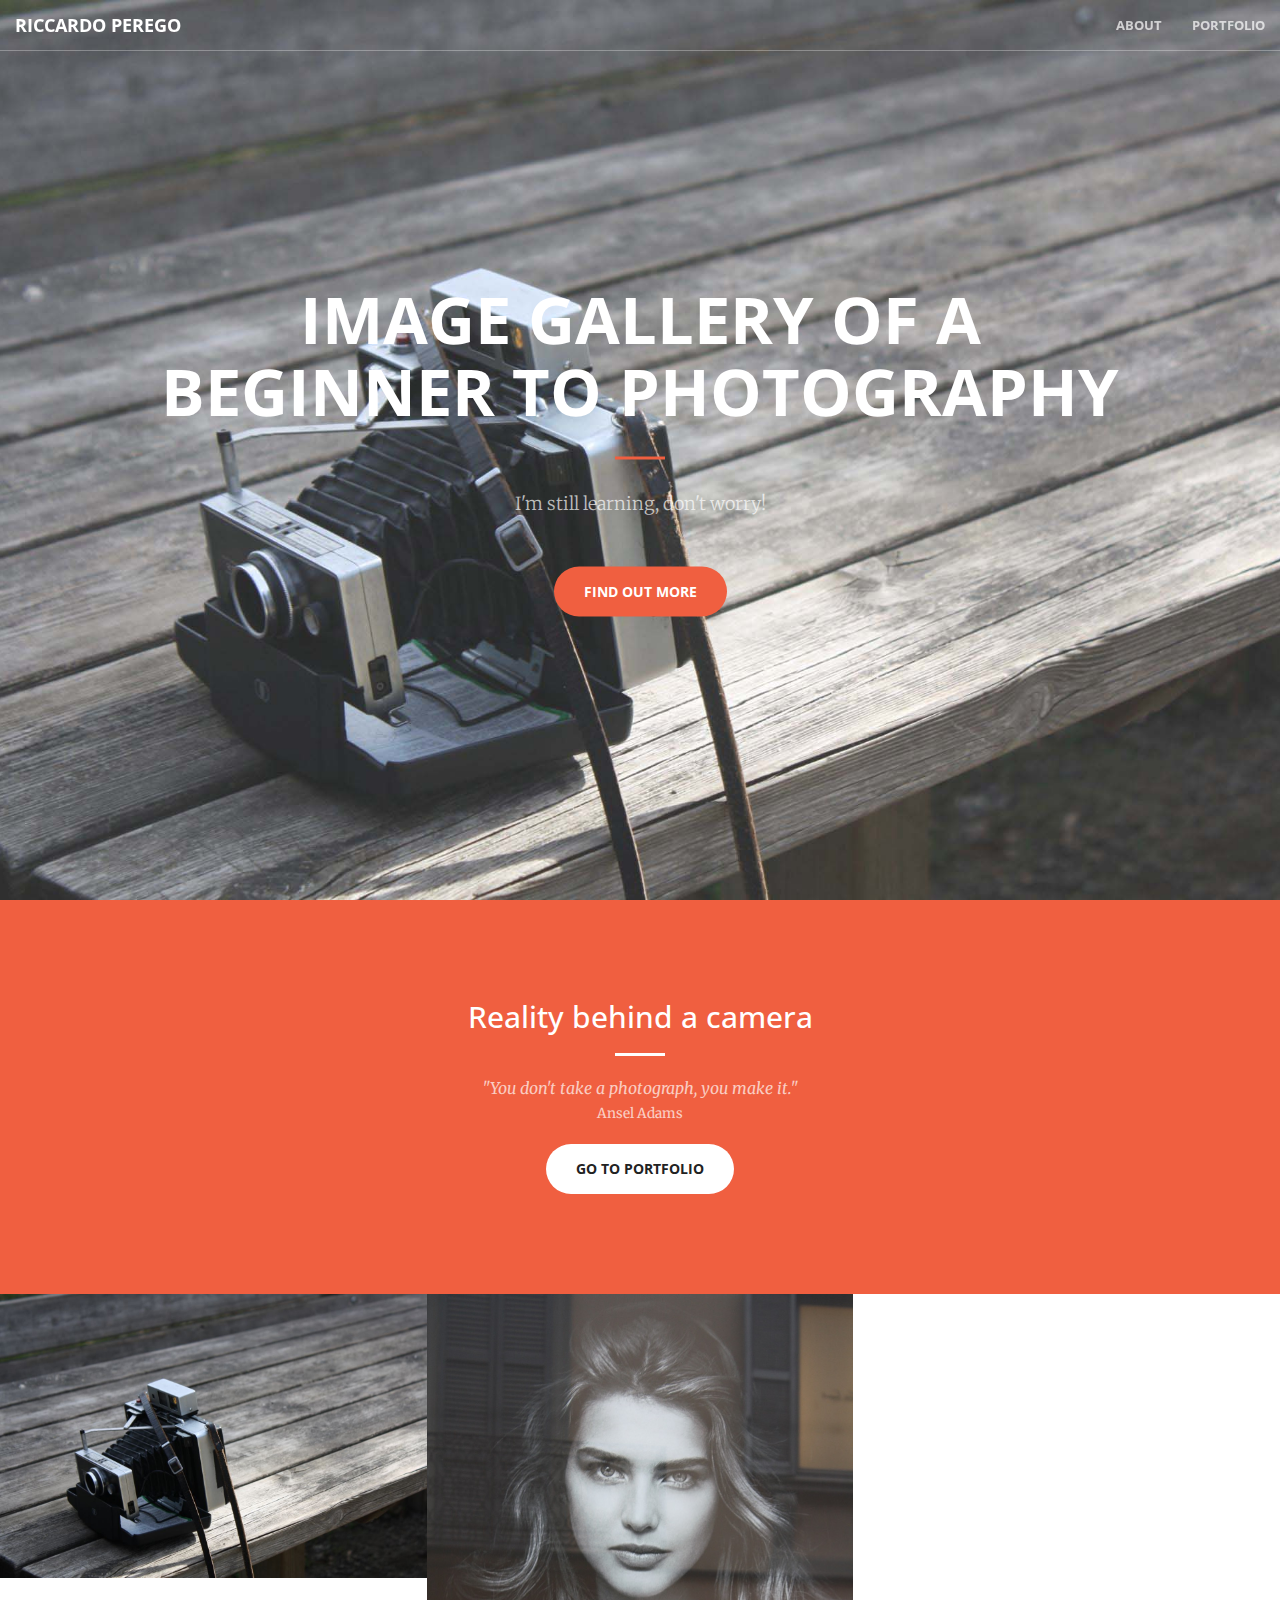
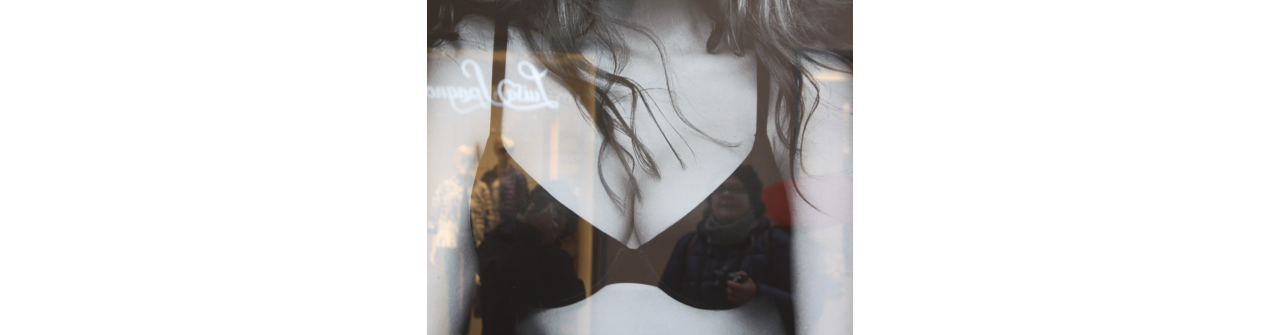
<file: index.html>
<!DOCTYPE html>
<html lang="en">

<head>

    <meta charset="utf-8">
    <meta http-equiv="X-UA-Compatible" content="IE=edge">
    <meta name="viewport" content="width=device-width, initial-scale=1">
    <meta name="description" content="My Website">
    <meta name="author" content="Riccardo Perego">

    <title>riccardoperego</title>

    <!-- Bootstrap Core CSS -->
    <link rel="stylesheet" href="css/bootstrap.min.css" type="text/css">

    <!-- Custom Fonts -->
    <link href='http://fonts.googleapis.com/css?family=Open+Sans:300italic,400italic,600italic,700italic,800italic,400,300,600,700,800' rel='stylesheet' type='text/css'>
    <link href='http://fonts.googleapis.com/css?family=Merriweather:400,300,300italic,400italic,700,700italic,900,900italic' rel='stylesheet' type='text/css'>
    <link rel="stylesheet" href="font-awesome/css/font-awesome.min.css" type="text/css">

    <!-- Plugin CSS -->
    <link rel="stylesheet" href="css/animate.min.css" type="text/css">

    <!-- Custom CSS -->
    <link rel="stylesheet" href="css/creative.css" type="text/css">

    <!-- galleria immagini -->
    <link rel="stylesheet" href="lib/gallery/css/blueimp-gallery.min.css">

    <!-- HTML5 Shim and Respond.js IE8 support of HTML5 elements and media queries -->
    <!-- WARNING: Respond.js doesn't work if you view the page via file:// -->
    <!--[if lt IE 9]>
        <script src="https://oss.maxcdn.com/libs/html5shiv/3.7.0/html5shiv.js"></script>
        <script src="https://oss.maxcdn.com/libs/respond.js/1.4.2/respond.min.js"></script>
        <![endif]-->

    </head>

    <body id="page-top">

        <nav id="mainNav" class="navbar navbar-default navbar-fixed-top">
            <div class="container-fluid">
                <!-- Brand and toggle get grouped for better mobile display -->
                <div class="navbar-header">
                    <button type="button" class="navbar-toggle collapsed" data-toggle="collapse" data-target="#bs-example-navbar-collapse-1">
                        <span class="sr-only">Toggle navigation</span>
                        <span class="icon-bar"></span>
                        <span class="icon-bar"></span>
                        <span class="icon-bar"></span>
                    </button>
                    <a class="navbar-brand page-scroll" href="#page-top">Riccardo Perego</a>
                </div>

                <!-- Collect the nav links, forms, and other content for toggling -->
                <div class="collapse navbar-collapse" id="bs-example-navbar-collapse-1">
                    <ul class="nav navbar-nav navbar-right">
                        <li>
                            <a class="page-scroll" href="#about">About</a>
                        </li>
                        <!-- <li>
                            <a class="page-scroll" href="#services">Services</a>
                        </li> -->
                        <li>
                            <a class="page-scroll" href="#portfolio">Portfolio</a>
                        </li>
                        <!-- <li>
                            <a class="page-scroll" href="#contact">Contact</a>
                        </li> -->
                    </ul>
                </div>
                <!-- /.navbar-collapse -->
            </div>
            <!-- /.container-fluid -->
        </nav>

        <header>
            <div class="header-content">
                <div class="header-content-inner">
                    <h1>Image gallery of a beginner to photography</h1>
                    <hr>
                    <p>I'm still learning, don't worry!</p>
                    <a href="#about" class="btn btn-primary btn-xl page-scroll">Find Out More</a>
                </div>
            </div>
        </header>

        <section class="bg-primary" id="about">
            <div class="container">
                <div class="row">
                    <div class="col-lg-8 col-lg-offset-2 text-center">
                        <h2 class="section-heading">Reality behind a camera</h2>
                        <hr class="light">
                        <p class="text-faded"><em> "You don't take a photograph, you make it."</em> <br> <small>Ansel Adams</small></p>
                        
                        <a href="#portfolio" class="btn btn-default btn-xl page-scroll">Go to portfolio</a>
                    </div>
                </div>
            </div>
        </section>

    <!-- <section id="services">
        <div class="container">
            <div class="row">
                <div class="col-lg-12 text-center">
                    <h2 class="section-heading">At Your Service</h2>
                    <hr class="primary">
                </div>
            </div>
        </div>
        <div class="container">
            <div class="row">
                <div class="col-lg-3 col-md-6 text-center">
                    <div class="service-box">
                        <i class="fa fa-4x fa-diamond wow bounceIn text-primary"></i>
                        <h3>Sturdy Templates</h3>
                        <p class="text-muted">Our templates are updated regularly so they don't break.</p>
                    </div>
                </div>
                <div class="col-lg-3 col-md-6 text-center">
                    <div class="service-box">
                        <i class="fa fa-4x fa-paper-plane wow bounceIn text-primary" data-wow-delay=".1s"></i>
                        <h3>Ready to Ship</h3>
                        <p class="text-muted">You can use this theme as is, or you can make changes!</p>
                    </div>
                </div>
                <div class="col-lg-3 col-md-6 text-center">
                    <div class="service-box">
                        <i class="fa fa-4x fa-newspaper-o wow bounceIn text-primary" data-wow-delay=".2s"></i>
                        <h3>Up to Date</h3>
                        <p class="text-muted">We update dependencies to keep things fresh.</p>
                    </div>
                </div>
                <div class="col-lg-3 col-md-6 text-center">
                    <div class="service-box">
                        <i class="fa fa-4x fa-heart wow bounceIn text-primary" data-wow-delay=".3s"></i>
                        <h3>Made with Love</h3>
                        <p class="text-muted">You have to make your websites with love these days!</p>
                    </div>
                </div>
            </div>
        </div>
    </section> -->


    <section class="no-padding" id="portfolio">

        <div class="container-fluid">

            <div class="row no-gutter">
                <div class="col-lg-4 col-sm-6">
                    <a href="#" id="prima-uscita" class="portfolio-box prima-uscita">
                        <img src="img/portfolio/corso-fotografia/prima-uscita/1.jpg" class="img-responsive" alt="">
                        <div class="portfolio-box-caption">
                            <div class="portfolio-box-caption-content">
                                <div class="project-category text-faded"> 
                                    Photography course
                                </div>
                                <div class="project-name">
                                    First exit
                                </div>
                                <div><small>(click for gallery)</small></div>
                            </div>
                        </div>
                    </a>
                </div>
                <div class="col-lg-4 col-sm-6">
                    <a href="#" id="seconda-uscita" class="portfolio-box">
                        <img src="img/portfolio/corso-fotografia/seconda-uscita/4.jpg" class="img-responsive" alt="">
                        <div class="portfolio-box-caption">
                            <div class="portfolio-box-caption-content">
                                <div class="project-category text-faded">
                                    Photography course
                                </div>
                                <div class="project-name">
                                    Second exit - Life in showcase
                                </div>
                                <div><small>(click for gallery)</small></div>

                            </div>
                        </div>
                    </a>
                </div>
<!--                 <div class="col-lg-4 col-sm-6">
                    <a href="#" class="portfolio-box">
                        <img src="img/portfolio/3.jpg" class="img-responsive" alt="">
                        <div class="portfolio-box-caption">
                            <div class="portfolio-box-caption-content">
                                <div class="project-category text-faded">
                                    Category
                                </div>
                                <div class="project-name">
                                    Project Name
                                </div>
                            </div>
                        </div>
                    </a>
                </div> -->
<!--                 <div class="col-lg-4 col-sm-6">
                    <a href="#" class="portfolio-box">
                        <img src="img/portfolio/4.jpg" class="img-responsive" alt="">
                        <div class="portfolio-box-caption">
                            <div class="portfolio-box-caption-content">
                                <div class="project-category text-faded">
                                    Category
                                </div>
                                <div class="project-name">
                                    Project Name
                                </div>
                            </div>
                        </div>
                    </a>
                </div> -->
<!--                 <div class="col-lg-4 col-sm-6">
                    <a href="#" class="portfolio-box">
                        <img src="img/portfolio/5.jpg" class="img-responsive" alt="">
                        <div class="portfolio-box-caption">
                            <div class="portfolio-box-caption-content">
                                <div class="project-category text-faded">
                                    Category
                                </div>
                                <div class="project-name">
                                    Project Name
                                </div>
                            </div>
                        </div>
                    </a>
                </div> -->
<!--                 <div class="col-lg-4 col-sm-6">
                    <a href="#" class="portfolio-box">
                        <img src="img/portfolio/6.jpg" class="img-responsive" alt="">
                        <div class="portfolio-box-caption">
                            <div class="portfolio-box-caption-content">
                                <div class="project-category text-faded">
                                    Category
                                </div>
                                <div class="project-name">
                                    Project Name
                                </div>
                            </div>
                        </div>
                    </a>
                </div> -->
            </div>
        </div>
    </section>

<!--     <aside class="bg-dark">
        <div class="container text-center">
            <div class="call-to-action">
                <h2>Free Download at Start Bootstrap!</h2>
                <a href="#" class="btn btn-default btn-xl wow tada">Download Now!</a>
            </div>
        </div>
    </aside> -->

<!--     <section id="contact">
        <div class="container">
            <div class="row">
                <div class="col-lg-8 col-lg-offset-2 text-center">
                    <h2 class="section-heading">Let's Get In Touch!</h2>
                    <hr class="primary">
                    <p>Ready to start your next project with us? That's great! Give us a call or send us an email and we will get back to you as soon as possible!</p>
                </div>
                <div class="col-lg-4 col-lg-offset-2 text-center">
                    <i class="fa fa-phone fa-3x wow bounceIn"></i>
                    <p>123-456-6789</p>
                </div>
                <div class="col-lg-4 text-center">
                    <i class="fa fa-envelope-o fa-3x wow bounceIn" data-wow-delay=".1s"></i>
                    <p><a href="mailto:your-email@your-domain.com">feedback@startbootstrap.com</a></p>
                </div>
            </div>
        </div>
    </section> -->


    <!-- The Gallery as lightbox dialog, should be a child element of the document body -->
    <div id="blueimp-gallery" class="blueimp-gallery blueimp-gallery-controls">
        <div class="slides"></div>
        <h3 class="title"></h3>
        <a class="prev">‹</a>
        <a class="next">›</a>
        <a class="close">×</a>
        <a class="play-pause"></a>
        <ol class="indicator"></ol>
    </div>

    <div id="foto-prima-uscita" style="display: none;">
        <a href="img/portfolio/corso-fotografia/prima-uscita/1.jpg" title="" data-gallery></a>
        <a href="img/portfolio/corso-fotografia/prima-uscita/2.jpg" title="" data-gallery></a>
        <a href="img/portfolio/corso-fotografia/prima-uscita/3.jpg" title="" data-gallery></a>
        <a href="img/portfolio/corso-fotografia/prima-uscita/4.jpg" title="" data-gallery></a>
        <a href="img/portfolio/corso-fotografia/prima-uscita/5.jpg" title="" data-gallery></a>
        <a href="img/portfolio/corso-fotografia/prima-uscita/6.jpg" title="" data-gallery></a>
        <a href="img/portfolio/corso-fotografia/prima-uscita/7.jpg" title="" data-gallery></a>
    </div>

    <div id="foto-seconda-uscita" style="display: none;">
        <a href="img/portfolio/corso-fotografia/seconda-uscita/1.jpg" title="" data-gallery></a>
        <a href="img/portfolio/corso-fotografia/seconda-uscita/2.jpg" title="" data-gallery></a>
        <a href="img/portfolio/corso-fotografia/seconda-uscita/3.jpg" title="" data-gallery></a>
        <a href="img/portfolio/corso-fotografia/seconda-uscita/4.jpg" title="" data-gallery></a>
        <a href="img/portfolio/corso-fotografia/seconda-uscita/5.jpg" title="" data-gallery></a>
        <a href="img/portfolio/corso-fotografia/seconda-uscita/6.jpg" title="" data-gallery></a>
    </div>


    <!-- jQuery -->
    <script src="js/jquery.js"></script>

    <!-- Bootstrap Core JavaScript -->
    <script src="js/bootstrap.min.js"></script>

    <!-- Plugin JavaScript -->
    <script src="js/jquery.easing.min.js"></script>
    <script src="js/jquery.fittext.js"></script>
    <script src="js/wow.min.js"></script>

    <!-- Custom Theme JavaScript -->
    <script src="js/creative.js"></script>

    <!-- Libreria per la galleria delle immagini -->
    <script src="lib/gallery/js/blueimp-gallery.min.js"></script>

    <script src="js/functions.js"></script>

    <script>
        

    </script>

</body>

</html>
</file>
<file: css/creative.css>
/*!
 * Start Bootstrap - Creative Bootstrap Theme (http://startbootstrap.com)
 * Code licensed under the Apache License v2.0.
 * For details, see http://www.apache.org/licenses/LICENSE-2.0.
 */

html,
body {
    width: 100%;
    height: 100%;
}

body {
    font-family: Merriweather,'Helvetica Neue',Arial,sans-serif;
}

hr {
    max-width: 50px;
    border-color: #f05f40;
    border-width: 3px;
}

hr.light {
    border-color: #fff;
}

a {
    color: #f05f40;
    -webkit-transition: all .35s;
    -moz-transition: all .35s;
    transition: all .35s;
}

a:hover,
a:focus {
    color: #eb3812;
}

h1,
h2,
h3,
h4,
h5,
h6 {
    font-family: 'Open Sans','Helvetica Neue',Arial,sans-serif;
}

p {
    margin-bottom: 20px;
    font-size: 16px;
    line-height: 1.5;
}

.bg-primary {
    background-color: #f05f40;
}

.bg-dark {
    color: #fff;
    background-color: #222;
}

.text-faded {
    color: rgba(255,255,255,.7);
}

section {
    padding: 100px 0;
}

aside {
    padding: 50px 0;
}

.no-padding {
    padding: 0;
}

.navbar-default {
    border-color: rgba(34,34,34,.05);
    font-family: 'Open Sans','Helvetica Neue',Arial,sans-serif;
    background-color: #fff;
    -webkit-transition: all .35s;
    -moz-transition: all .35s;
    transition: all .35s;
}

.navbar-default .navbar-header .navbar-brand {
    text-transform: uppercase;
    font-family: 'Open Sans','Helvetica Neue',Arial,sans-serif;
    font-weight: 700;
    color: #f05f40;
}

.navbar-default .navbar-header .navbar-brand:hover,
.navbar-default .navbar-header .navbar-brand:focus {
    color: #eb3812;
}

.navbar-default .nav > li>a,
.navbar-default .nav>li>a:focus {
    text-transform: uppercase;
    font-size: 13px;
    font-weight: 700;
    color: #222;
}

.navbar-default .nav > li>a:hover,
.navbar-default .nav>li>a:focus:hover {
    color: #f05f40;
}

.navbar-default .nav > li.active>a,
.navbar-default .nav>li.active>a:focus {
    color: #f05f40!important;
    background-color: transparent;
}

.navbar-default .nav > li.active>a:hover,
.navbar-default .nav>li.active>a:focus:hover {
    background-color: transparent;
}

@media(min-width:768px) {
    .navbar-default {
        border-color: rgba(255,255,255,.3);
        background-color: transparent;
    }

    .navbar-default .navbar-header .navbar-brand {
        color: rgba(255,255,255,.7);
    }

    .navbar-default .navbar-header .navbar-brand:hover,
    .navbar-default .navbar-header .navbar-brand:focus {
        color: #fff;
    }

    .navbar-default .nav > li>a,
    .navbar-default .nav>li>a:focus {
        color: rgba(255,255,255,.7);
    }

    .navbar-default .nav > li>a:hover,
    .navbar-default .nav>li>a:focus:hover {
        color: #fff;
    }

    .navbar-default.affix {
        border-color: rgba(34,34,34,.05);
        background-color: #fff;
    }

    .navbar-default.affix .navbar-header .navbar-brand {
        font-size: 14px;
        color: #f05f40;
    }

    .navbar-default.affix .navbar-header .navbar-brand:hover,
    .navbar-default.affix .navbar-header .navbar-brand:focus {
        color: #eb3812;
    }

    .navbar-default.affix .nav > li>a,
    .navbar-default.affix .nav>li>a:focus {
        color: #222;
    }

    .navbar-default.affix .nav > li>a:hover,
    .navbar-default.affix .nav>li>a:focus:hover {
        color: #f05f40;
    }
}

header {
    position: relative;
    width: 100%;
    min-height: auto;
    text-align: center;
    color: #fff;
    background-image: url(../img/header_custom.jpg);
    background-position: center;
    -webkit-background-size: cover;
    -moz-background-size: cover;
    background-size: cover;
    -o-background-size: cover;
}

header .header-content {
    position: relative;
    width: 100%;
    padding: 100px 15px;
    text-align: center;
}

header .header-content .header-content-inner h1 {
    margin-top: 0;
    margin-bottom: 0;
    text-transform: uppercase;
    font-weight: 700;
}

header .header-content .header-content-inner hr {
    margin: 30px auto;
}

header .header-content .header-content-inner p {
    margin-bottom: 50px;
    font-size: 16px;
    font-weight: 300;
    color: rgba(255,255,255,.7);
}

@media(min-width:768px) {
    header {
        min-height: 100%;
    }

    header .header-content {
        position: absolute;
        top: 50%;
        padding: 0 50px;
        -webkit-transform: translateY(-50%);
        -ms-transform: translateY(-50%);
        transform: translateY(-50%);
    }

    header .header-content .header-content-inner {
        margin-right: auto;
        margin-left: auto;
        max-width: 1000px;
    }

    header .header-content .header-content-inner p {
        margin-right: auto;
        margin-left: auto;
        max-width: 80%;
        font-size: 18px;
    }
}

.section-heading {
    margin-top: 0;
}

.service-box {
    margin: 50px auto 0;
    max-width: 400px;
}

@media(min-width:992px) {
    .service-box {
        margin: 20px auto 0;
    }
}

.service-box p {
    margin-bottom: 0;
}

.portfolio-box {
    display: block;
    position: relative;
    margin: 0 auto;
    max-width: 650px;
}

.portfolio-box .portfolio-box-caption {
    display: block;
    position: absolute;
    bottom: 0;
    width: 100%;
    height: 100%;
    text-align: center;
    color: #fff;
    opacity: 0;
    background: rgba(240,95,64,.9);
    -webkit-transition: all .35s;
    -moz-transition: all .35s;
    transition: all .35s;
}

.portfolio-box .portfolio-box-caption .portfolio-box-caption-content {
    position: absolute;
    top: 50%;
    width: 100%;
    text-align: center;
    transform: translateY(-50%);
}

.portfolio-box .portfolio-box-caption .portfolio-box-caption-content .project-category,
.portfolio-box .portfolio-box-caption .portfolio-box-caption-content .project-name {
    padding: 0 15px;
    font-family: 'Open Sans','Helvetica Neue',Arial,sans-serif;
}

.portfolio-box .portfolio-box-caption .portfolio-box-caption-content .project-category {
    text-transform: uppercase;
    font-size: 14px;
    font-weight: 600;
}

.portfolio-box .portfolio-box-caption .portfolio-box-caption-content .project-name {
    font-size: 18px;
}

.portfolio-box:hover .portfolio-box-caption {
    opacity: 1;
}

@media(min-width:768px) {
    .portfolio-box .portfolio-box-caption .portfolio-box-caption-content .project-category {
        font-size: 16px;
    }

    .portfolio-box .portfolio-box-caption .portfolio-box-caption-content .project-name {
        font-size: 22px;
    }
}

.call-to-action h2 {
    margin: 0 auto 20px;
}

.text-primary {
    color: #f05f40;
}

.no-gutter > [class*=col-] {
    padding-right: 0;
    padding-left: 0;
}

.btn-default {
    border-color: #fff;
    color: #222;
    background-color: #fff;
    -webkit-transition: all .35s;
    -moz-transition: all .35s;
    transition: all .35s;
}

.btn-default:hover,
.btn-default:focus,
.btn-default.focus,
.btn-default:active,
.btn-default.active,
.open > .dropdown-toggle.btn-default {
    border-color: #ededed;
    color: #222;
    background-color: #f2f2f2;
}

.btn-default:active,
.btn-default.active,
.open > .dropdown-toggle.btn-default {
    background-image: none;
}

.btn-default.disabled,
.btn-default[disabled],
fieldset[disabled] .btn-default,
.btn-default.disabled:hover,
.btn-default[disabled]:hover,
fieldset[disabled] .btn-default:hover,
.btn-default.disabled:focus,
.btn-default[disabled]:focus,
fieldset[disabled] .btn-default:focus,
.btn-default.disabled.focus,
.btn-default[disabled].focus,
fieldset[disabled] .btn-default.focus,
.btn-default.disabled:active,
.btn-default[disabled]:active,
fieldset[disabled] .btn-default:active,
.btn-default.disabled.active,
.btn-default[disabled].active,
fieldset[disabled] .btn-default.active {
    border-color: #fff;
    background-color: #fff;
}

.btn-default .badge {
    color: #fff;
    background-color: #222;
}

.btn-primary {
    border-color: #f05f40;
    color: #fff;
    background-color: #f05f40;
    -webkit-transition: all .35s;
    -moz-transition: all .35s;
    transition: all .35s;
}

.btn-primary:hover,
.btn-primary:focus,
.btn-primary.focus,
.btn-primary:active,
.btn-primary.active,
.open > .dropdown-toggle.btn-primary {
    border-color: #ed431f;
    color: #fff;
    background-color: #ee4b28;
}

.btn-primary:active,
.btn-primary.active,
.open > .dropdown-toggle.btn-primary {
    background-image: none;
}

.btn-primary.disabled,
.btn-primary[disabled],
fieldset[disabled] .btn-primary,
.btn-primary.disabled:hover,
.btn-primary[disabled]:hover,
fieldset[disabled] .btn-primary:hover,
.btn-primary.disabled:focus,
.btn-primary[disabled]:focus,
fieldset[disabled] .btn-primary:focus,
.btn-primary.disabled.focus,
.btn-primary[disabled].focus,
fieldset[disabled] .btn-primary.focus,
.btn-primary.disabled:active,
.btn-primary[disabled]:active,
fieldset[disabled] .btn-primary:active,
.btn-primary.disabled.active,
.btn-primary[disabled].active,
fieldset[disabled] .btn-primary.active {
    border-color: #f05f40;
    background-color: #f05f40;
}

.btn-primary .badge {
    color: #f05f40;
    background-color: #fff;
}

.btn {
    border: 0;
    border-radius: 300px;
    text-transform: uppercase;
    font-family: 'Open Sans','Helvetica Neue',Arial,sans-serif;
    font-weight: 700;
}

.btn-xl {
    padding: 15px 30px;
}

::-moz-selection {
    text-shadow: none;
    color: #fff;
    background: #222;
}

::selection {
    text-shadow: none;
    color: #fff;
    background: #222;
}

img::selection {
    color: #fff;
    background: 0 0;
}

img::-moz-selection {
    color: #fff;
    background: 0 0;
}

body {
    webkit-tap-highlight-color: #222;
}
</file>
<file: lib/gallery/css/blueimp-gallery.min.css>
@charset "UTF-8";.blueimp-gallery,.blueimp-gallery>.slides>.slide>.slide-content{position:absolute;top:0;right:0;bottom:0;left:0;-moz-backface-visibility:hidden}.blueimp-gallery>.slides>.slide>.slide-content{margin:auto;width:auto;height:auto;max-width:100%;max-height:100%;opacity:1}.blueimp-gallery{position:fixed;z-index:999999;overflow:hidden;background:#000;background:rgba(0,0,0,.9);opacity:0;display:none;direction:ltr;-ms-touch-action:none;touch-action:none}.blueimp-gallery-carousel{position:relative;z-index:auto;margin:1em auto;padding-bottom:56.25%;box-shadow:0 0 10px #000;-ms-touch-action:pan-y;touch-action:pan-y}.blueimp-gallery-display{display:block;opacity:1}.blueimp-gallery>.slides{position:relative;height:100%;overflow:hidden}.blueimp-gallery-carousel>.slides{position:absolute}.blueimp-gallery>.slides>.slide{position:relative;float:left;height:100%;text-align:center;-webkit-transition-timing-function:cubic-bezier(.645,.045,.355,1);-moz-transition-timing-function:cubic-bezier(.645,.045,.355,1);-ms-transition-timing-function:cubic-bezier(.645,.045,.355,1);-o-transition-timing-function:cubic-bezier(.645,.045,.355,1);transition-timing-function:cubic-bezier(.645,.045,.355,1)}.blueimp-gallery,.blueimp-gallery>.slides>.slide>.slide-content{-webkit-transition:opacity .5s linear;-moz-transition:opacity .5s linear;-ms-transition:opacity .5s linear;-o-transition:opacity .5s linear;transition:opacity .5s linear}.blueimp-gallery>.slides>.slide-loading{background:url(../img/loading.gif) center no-repeat;background-size:64px 64px}.blueimp-gallery>.slides>.slide-loading>.slide-content{opacity:0}.blueimp-gallery>.slides>.slide-error{background:url(../img/error.png) center no-repeat}.blueimp-gallery>.slides>.slide-error>.slide-content{display:none}.blueimp-gallery>.next,.blueimp-gallery>.prev{position:absolute;top:50%;left:15px;width:40px;height:40px;margin-top:-23px;font-family:"Helvetica Neue",Helvetica,Arial,sans-serif;font-size:60px;font-weight:100;line-height:30px;color:#fff;text-decoration:none;text-shadow:0 0 2px #000;text-align:center;background:#222;background:rgba(0,0,0,.5);-webkit-box-sizing:content-box;-moz-box-sizing:content-box;box-sizing:content-box;border:3px solid #fff;-webkit-border-radius:23px;-moz-border-radius:23px;border-radius:23px;opacity:.5;cursor:pointer;display:none}.blueimp-gallery>.next{left:auto;right:15px}.blueimp-gallery>.close,.blueimp-gallery>.title{position:absolute;top:15px;left:15px;margin:0 40px 0 0;font-size:20px;line-height:30px;color:#fff;text-shadow:0 0 2px #000;opacity:.8;display:none}.blueimp-gallery>.close{padding:15px;right:15px;left:auto;margin:-15px;font-size:30px;text-decoration:none;cursor:pointer}.blueimp-gallery>.play-pause{position:absolute;right:15px;bottom:15px;width:15px;height:15px;background:url(../img/play-pause.png) 0 0 no-repeat;cursor:pointer;opacity:.5;display:none}.blueimp-gallery-playing>.play-pause{background-position:-15px 0}.blueimp-gallery>.close:hover,.blueimp-gallery>.next:hover,.blueimp-gallery>.play-pause:hover,.blueimp-gallery>.prev:hover,.blueimp-gallery>.title:hover{color:#fff;opacity:1}.blueimp-gallery-controls>.close,.blueimp-gallery-controls>.next,.blueimp-gallery-controls>.play-pause,.blueimp-gallery-controls>.prev,.blueimp-gallery-controls>.title{display:block;-webkit-transform:translateZ(0);-moz-transform:translateZ(0);-ms-transform:translateZ(0);-o-transform:translateZ(0);transform:translateZ(0)}.blueimp-gallery-left>.prev,.blueimp-gallery-right>.next,.blueimp-gallery-single>.next,.blueimp-gallery-single>.play-pause,.blueimp-gallery-single>.prev{display:none}.blueimp-gallery>.close,.blueimp-gallery>.next,.blueimp-gallery>.play-pause,.blueimp-gallery>.prev,.blueimp-gallery>.slides>.slide>.slide-content{-webkit-user-select:none;-khtml-user-select:none;-moz-user-select:none;-ms-user-select:none;user-select:none}body:last-child .blueimp-gallery>.slides>.slide-error{background-image:url(../img/error.svg)}body:last-child .blueimp-gallery>.play-pause{width:20px;height:20px;background-size:40px 20px;background-image:url(../img/play-pause.svg)}body:last-child .blueimp-gallery-playing>.play-pause{background-position:-20px 0}.blueimp-gallery>.indicator{position:absolute;top:auto;right:15px;bottom:15px;left:15px;margin:0 40px;padding:0;list-style:none;text-align:center;line-height:10px;display:none}.blueimp-gallery>.indicator>li{display:inline-block;width:9px;height:9px;margin:6px 3px 0 3px;-webkit-box-sizing:content-box;-moz-box-sizing:content-box;box-sizing:content-box;border:1px solid transparent;background:#ccc;background:rgba(255,255,255,.25) center no-repeat;border-radius:5px;box-shadow:0 0 2px #000;opacity:.5;cursor:pointer}.blueimp-gallery>.indicator>.active,.blueimp-gallery>.indicator>li:hover{background-color:#fff;border-color:#fff;opacity:1}.blueimp-gallery-controls>.indicator{display:block;-webkit-transform:translateZ(0);-moz-transform:translateZ(0);-ms-transform:translateZ(0);-o-transform:translateZ(0);transform:translateZ(0)}.blueimp-gallery-single>.indicator{display:none}.blueimp-gallery>.indicator{-webkit-user-select:none;-khtml-user-select:none;-moz-user-select:none;-ms-user-select:none;user-select:none}.blueimp-gallery>.slides>.slide>.video-content>img{position:absolute;top:0;right:0;bottom:0;left:0;margin:auto;width:auto;height:auto;max-width:100%;max-height:100%;-moz-backface-visibility:hidden}.blueimp-gallery>.slides>.slide>.video-content>video{position:absolute;top:0;left:0;width:100%;height:100%}.blueimp-gallery>.slides>.slide>.video-content>iframe{position:absolute;top:100%;left:0;width:100%;height:100%;border:none}.blueimp-gallery>.slides>.slide>.video-playing>iframe{top:0}.blueimp-gallery>.slides>.slide>.video-content>a{position:absolute;top:50%;right:0;left:0;margin:-64px auto 0;width:128px;height:128px;background:url(../img/video-play.png) center no-repeat;opacity:.8;cursor:pointer}.blueimp-gallery>.slides>.slide>.video-content>a:hover{opacity:1}.blueimp-gallery>.slides>.slide>.video-playing>a,.blueimp-gallery>.slides>.slide>.video-playing>img{display:none}.blueimp-gallery>.slides>.slide>.video-content>video{display:none}.blueimp-gallery>.slides>.slide>.video-playing>video{display:block}.blueimp-gallery>.slides>.slide>.video-loading>a{background:url(../img/loading.gif) center no-repeat;background-size:64px 64px}body:last-child .blueimp-gallery>.slides>.slide>.video-content:not(.video-loading)>a{background-image:url(../img/video-play.svg)}/*# sourceMappingURL=blueimp-gallery.min.css.map */
</file>
